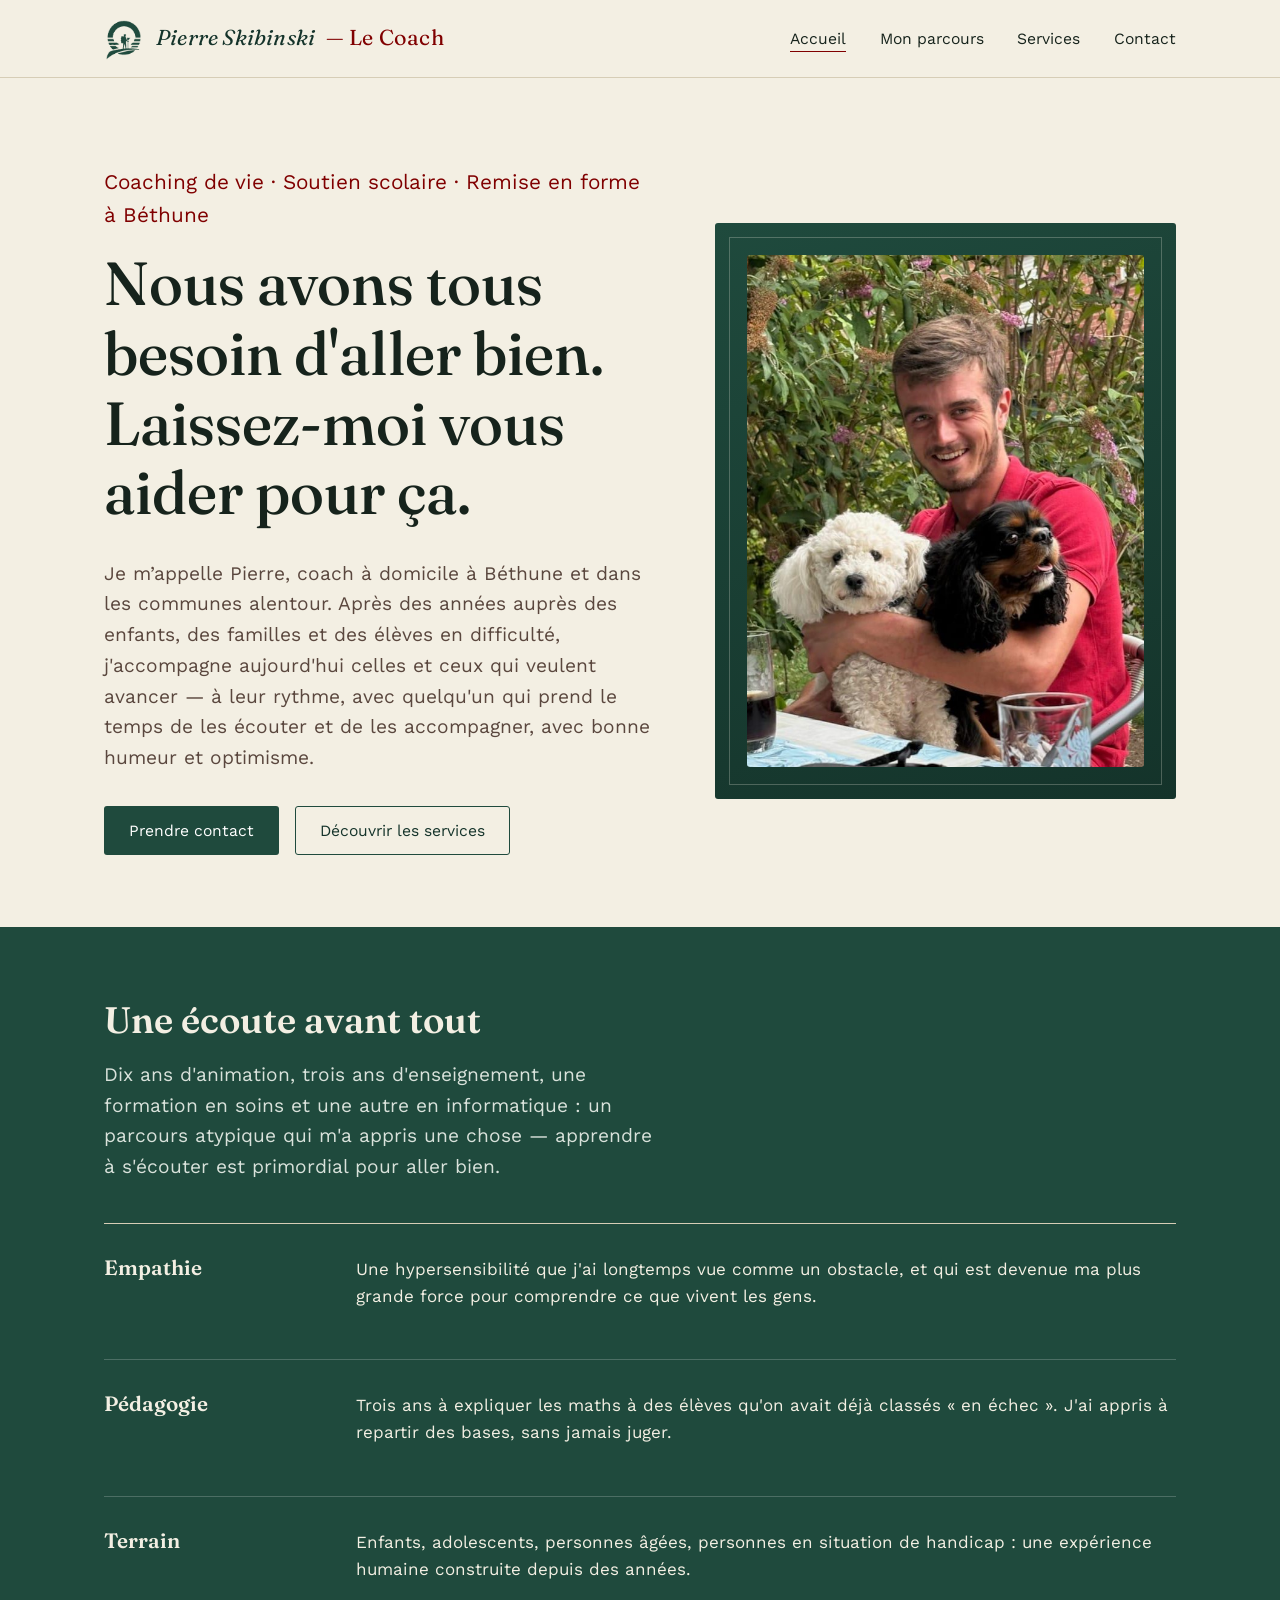
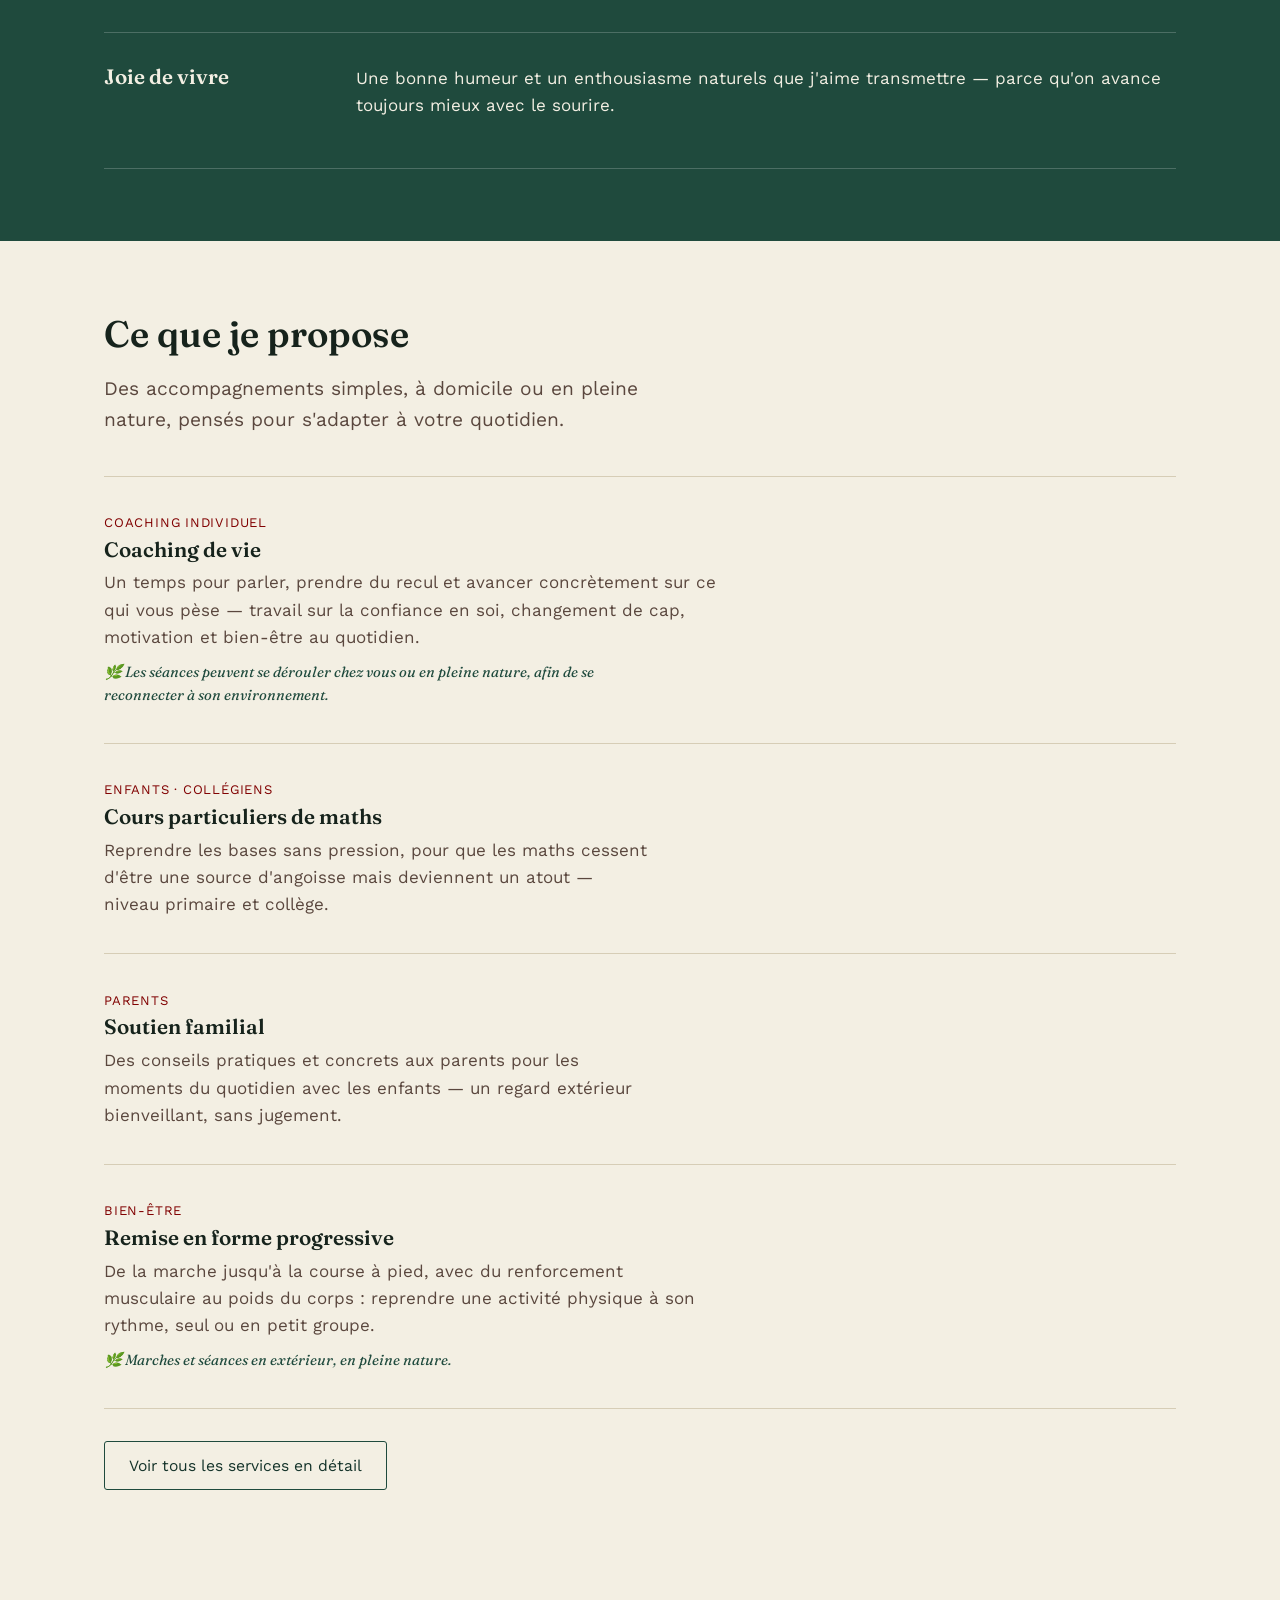
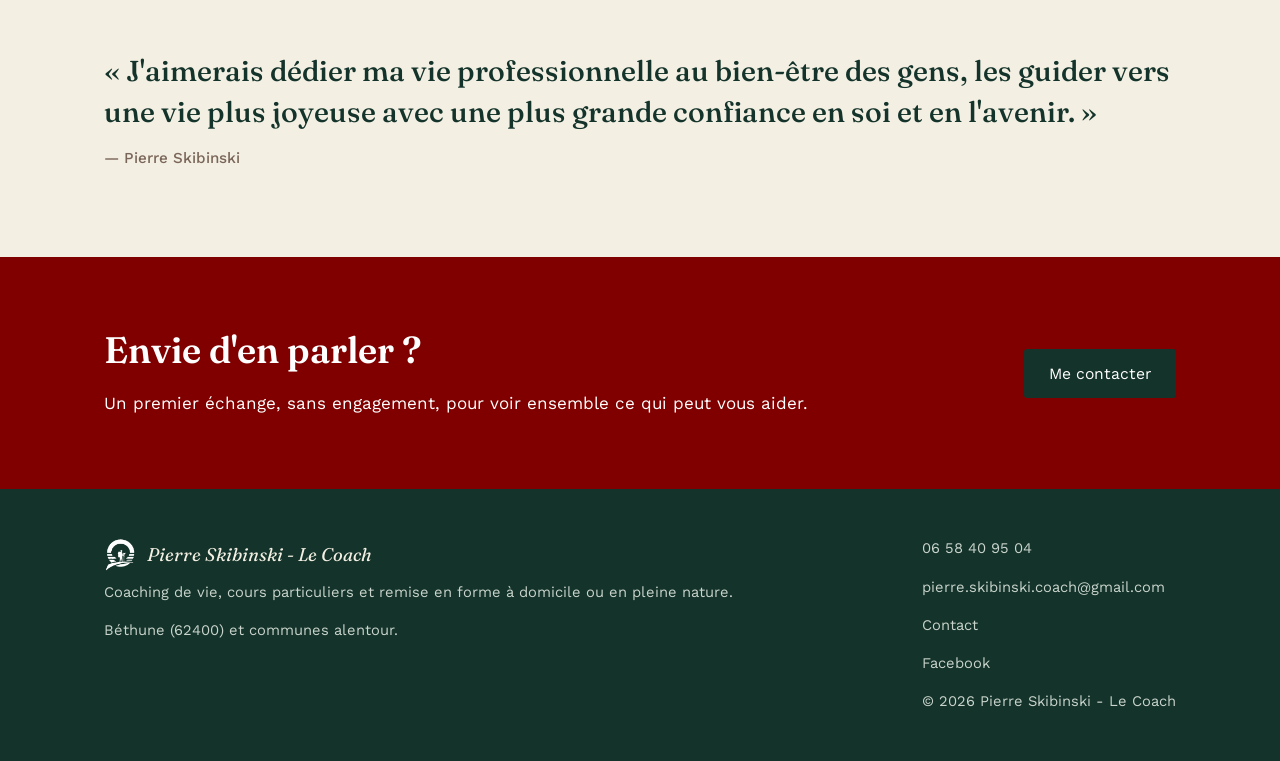
<file: index.html>
<!DOCTYPE html>
<html lang="fr">
<head>
<meta charset="UTF-8">
<meta name="viewport" content="width=device-width, initial-scale=1.0">
<title>Pierre Skibinski — Le Coach | Coach de vie, cours particuliers et remise en forme à Béthune</title>
<meta name="description" content="Pierre Skibinski, coach de vie à Béthune et alentours : coaching, cours de maths et d’informatique, soutien aux parents, remise en forme. Premier échange gratuit.">
<meta name="google-site-verification" content="OnMX0D1fTPwNB1oykOaZ8tNTVXOF2izLISUtoQSyvVE" />
<link rel="preconnect" href="https://fonts.googleapis.com">
<link href="https://fonts.googleapis.com/css2?family=Fraunces:ital,wght@0,400;0,500;0,600;1,500&family=Work+Sans:wght@400;500;600&display=swap" rel="stylesheet">
<link href="https://cdn.jsdelivr.net/npm/bootstrap@5.3.3/dist/css/bootstrap.min.css" rel="stylesheet">
<link rel="stylesheet" href="css/style.css">
<link rel="icon" href="img/favicon.ico" sizes="48x48">
<link rel="icon" type="image/png" sizes="192x192" href="img/favicon-192x192.png">
<link rel="apple-touch-icon" href="img/apple-touch-icon.png">
<script type="application/ld+json">
{
  "@context": "https://schema.org",
  "@type": "ProfessionalService",
  "name": "Pierre Skibinski - Le Coach",
  "url": "https://pierreskibinski.fr/",
  "sameAs": ["https://www.facebook.com/profile.php?id=61596525695637"],
  "telephone": "+33658409504",
  "image": "https://pierreskibinski.fr/img/pierre.jpeg",
  "description": "Coaching de vie, cours particuliers de maths et d'informatique, soutien aux parents et remise en forme à domicile ou en pleine nature.",
  "areaServed": [
    {"@type": "City", "name": "Béthune"},
    {"@type": "City", "name": "Beuvry"},
    {"@type": "City", "name": "Annezin"},
    {"@type": "City", "name": "Fouquières-lès-Béthune"},
    {"@type": "City", "name": "Verquigneul"},
    {"@type": "City", "name": "Verquin"},
    {"@type": "City", "name": "Drouvin"},
    {"@type": "City", "name": "Labourse"},
    {"@type": "City", "name": "Sailly-Labourse"},
    {"@type": "City", "name": "Vaudricourt"},
    {"@type": "City", "name": "Vendin"},
    {"@type": "City", "name": "Essars"},
    {"@type": "City", "name": "Gorre"}
  ]
}
</script>
</head>
<body>

<header class="site-header">
  <div class="wrap">
    <a href="index.html" class="logotype">
      <img src="img/logo-vert.png" alt="Pierre Skibinski, coach de vie à Béthune" class="logo-img">
      Pierre Skibinski <span>— Le Coach</span>
    </a>
    <nav class="main-nav" aria-label="Navigation principale">
      <ul>
        <li><a href="index.html" aria-current="page">Accueil</a></li>
        <li><a href="a-propos.html">Mon parcours</a></li>
        <li><a href="services.html">Services</a></li>
        <li><a href="contact.html">Contact</a></li>
      </ul>
    </nav>
    <button class="nav-toggle" aria-label="Ouvrir le menu" aria-expanded="false">☰</button>
  </div>
</header>

<main>

  <section class="hero">
    <div class="wrap">
      <div class="hero-text">
        <p class="hero-eyebrow">Coaching de vie · Soutien scolaire · Remise en forme à Béthune</p>
        <h1>Nous avons tous besoin d'aller bien. Laissez-moi vous aider pour ça.</h1>
        <p class="lede">Je m’appelle Pierre, coach à domicile à Béthune et dans les communes alentour. Après des années auprès des enfants, des familles et des élèves en difficulté, j'accompagne aujourd'hui celles et ceux qui veulent avancer — à leur rythme, avec quelqu'un qui prend le temps de les écouter et de les accompagner, avec bonne humeur et optimisme.</p>
        <div class="hero-actions">
          <a href="contact.html" class="btn btn-primary">Prendre contact</a>
          <a href="services.html" class="btn btn-outline">Découvrir les services</a>
        </div>
      </div>
      <div class="hero-portrait">
        <div class="portrait-frame">
          <img src="img/pierre.jpeg" alt="Pierre Skibinski" class="portrait-photo">
        </div>
      </div>
    </div>
  </section>

  <section class="section-alt">
    <div class="wrap">
      <div class="section-head">
        <h2>Une écoute avant tout</h2>
        <p class="lede">Dix ans d'animation, trois ans d'enseignement, une formation en soins et une autre en informatique : un parcours atypique qui m'a appris une chose — apprendre à s'écouter est primordial pour aller bien.</p>
      </div>
      <div class="pillars">
        <div class="pillar">
          <h3>Empathie</h3>
          <p>Une hypersensibilité que j'ai longtemps vue comme un obstacle, et qui est devenue ma plus grande force pour comprendre ce que vivent les gens.</p>
        </div>
        <div class="pillar">
          <h3>Pédagogie</h3>
          <p>Trois ans à expliquer les maths à des élèves qu'on avait déjà classés « en échec ». J'ai appris à repartir des bases, sans jamais juger.</p>
        </div>
        <div class="pillar">
          <h3>Terrain</h3>
          <p>Enfants, adolescents, personnes âgées, personnes en situation de handicap : une expérience humaine construite depuis des années.</p>
        </div>
        <div class="pillar">
          <h3>Joie de vivre</h3>
          <p>Une bonne humeur et un enthousiasme naturels que j'aime transmettre — parce qu'on avance toujours mieux avec le sourire.</p>
        </div>
      </div>
    </div>
  </section>

  <section>
    <div class="wrap">
      <div class="section-head">
        <h2>Ce que je propose</h2>
        <p class="lede">Des accompagnements simples, à domicile ou en pleine nature, pensés pour s'adapter à votre quotidien.</p>
      </div>
      <div class="services-list">

        <div class="service-row">
          <div>
            <span class="service-tag">Coaching individuel</span>
            <h3>Coaching de vie</h3>
            <p>Un temps pour parler, prendre du recul et avancer concrètement sur ce qui vous pèse — travail sur la confiance en soi, changement de cap, motivation et bien-être au quotidien.</p>
            <span class="nature-note">🌿 Les séances peuvent se dérouler chez vous ou en pleine nature, afin de se reconnecter à son environnement.</span>
          </div>
        </div>

        <div class="service-row">
          <div>
            <span class="service-tag">Enfants · Collégiens</span>
            <h3>Cours particuliers de maths</h3>
            <p>Reprendre les bases sans pression, pour que les maths cessent d'être une source d'angoisse mais deviennent un atout — niveau&nbsp;primaire et&nbsp;collège.</p>
          </div>
        </div>

        <div class="service-row">
          <div>
            <span class="service-tag">Parents</span>
            <h3>Soutien familial</h3>
            <p>Des conseils pratiques et concrets aux parents pour les moments du quotidien avec les enfants — un regard extérieur bienveillant, sans&nbsp;jugement.</p>
          </div>
        </div>

        <div class="service-row">
          <div>
            <span class="service-tag">Bien-être</span>
            <h3>Remise en forme progressive</h3>
            <p>De la marche jusqu'à la course à pied, avec du renforcement musculaire au poids du corps : reprendre une activité physique à son rythme, seul ou en petit groupe.</p>
            <span class="nature-note">🌿 Marches et séances en extérieur, en pleine nature.</span>
          </div>
        </div>

      </div>
      <p style="margin-top:2rem;"><a href="services.html" class="btn btn-outline">Voir tous les services en détail</a></p>
    </div>
  </section>

  <section>
    <div class="wrap">
      <blockquote class="quote-block">
        « J'aimerais dédier ma vie professionnelle au bien-être des gens, les guider vers une vie plus joyeuse avec une plus grande confiance en soi et en l'avenir. »
        <cite>— Pierre Skibinski</cite>
      </blockquote>
    </div>
  </section>

  <section class="cta-band">
    <div class="wrap">
      <div>
        <h2>Envie d'en parler ?</h2>
        <p style="margin-bottom:0;">Un premier échange, sans engagement, pour voir ensemble ce qui peut vous aider.</p>
      </div>
      <a href="contact.html" class="btn" style="background:var(--forest-dark); color:var(--white);">Me contacter</a>
    </div>
  </section>

</main>

<footer class="site-footer">
  <div class="wrap">
    <div>
      <span class="footer-logo"><img src="img/logo-blanc.png" alt="" class="logo-img">Pierre Skibinski - Le Coach</span>
      <p>Coaching de vie, cours particuliers et remise en forme à domicile ou en pleine nature.</p>
      <p>Béthune (62400) et communes alentour.</p>
    </div>
    <div>
      <p><a href="tel:+33658409504">06 58 40 95 04</a></p>
      <p><a href="mailto:pierre.skibinski.coach@gmail.com">pierre.skibinski.coach@gmail.com</a></p>
      <p><a href="contact.html">Contact</a></p>
      <p><a href="https://www.facebook.com/profile.php?id=61596525695637" target="_blank" rel="noopener">Facebook</a></p>
      <p>© <span id="year"></span> Pierre Skibinski - Le Coach</p>
    </div>
  </div>
</footer>

<script src="https://cdn.jsdelivr.net/npm/bootstrap@5.3.3/dist/js/bootstrap.bundle.min.js"></script>
<script src="js/script.js"></script>
<script>document.getElementById("year").textContent = new Date().getFullYear();</script>
</body>
</html>
</file>
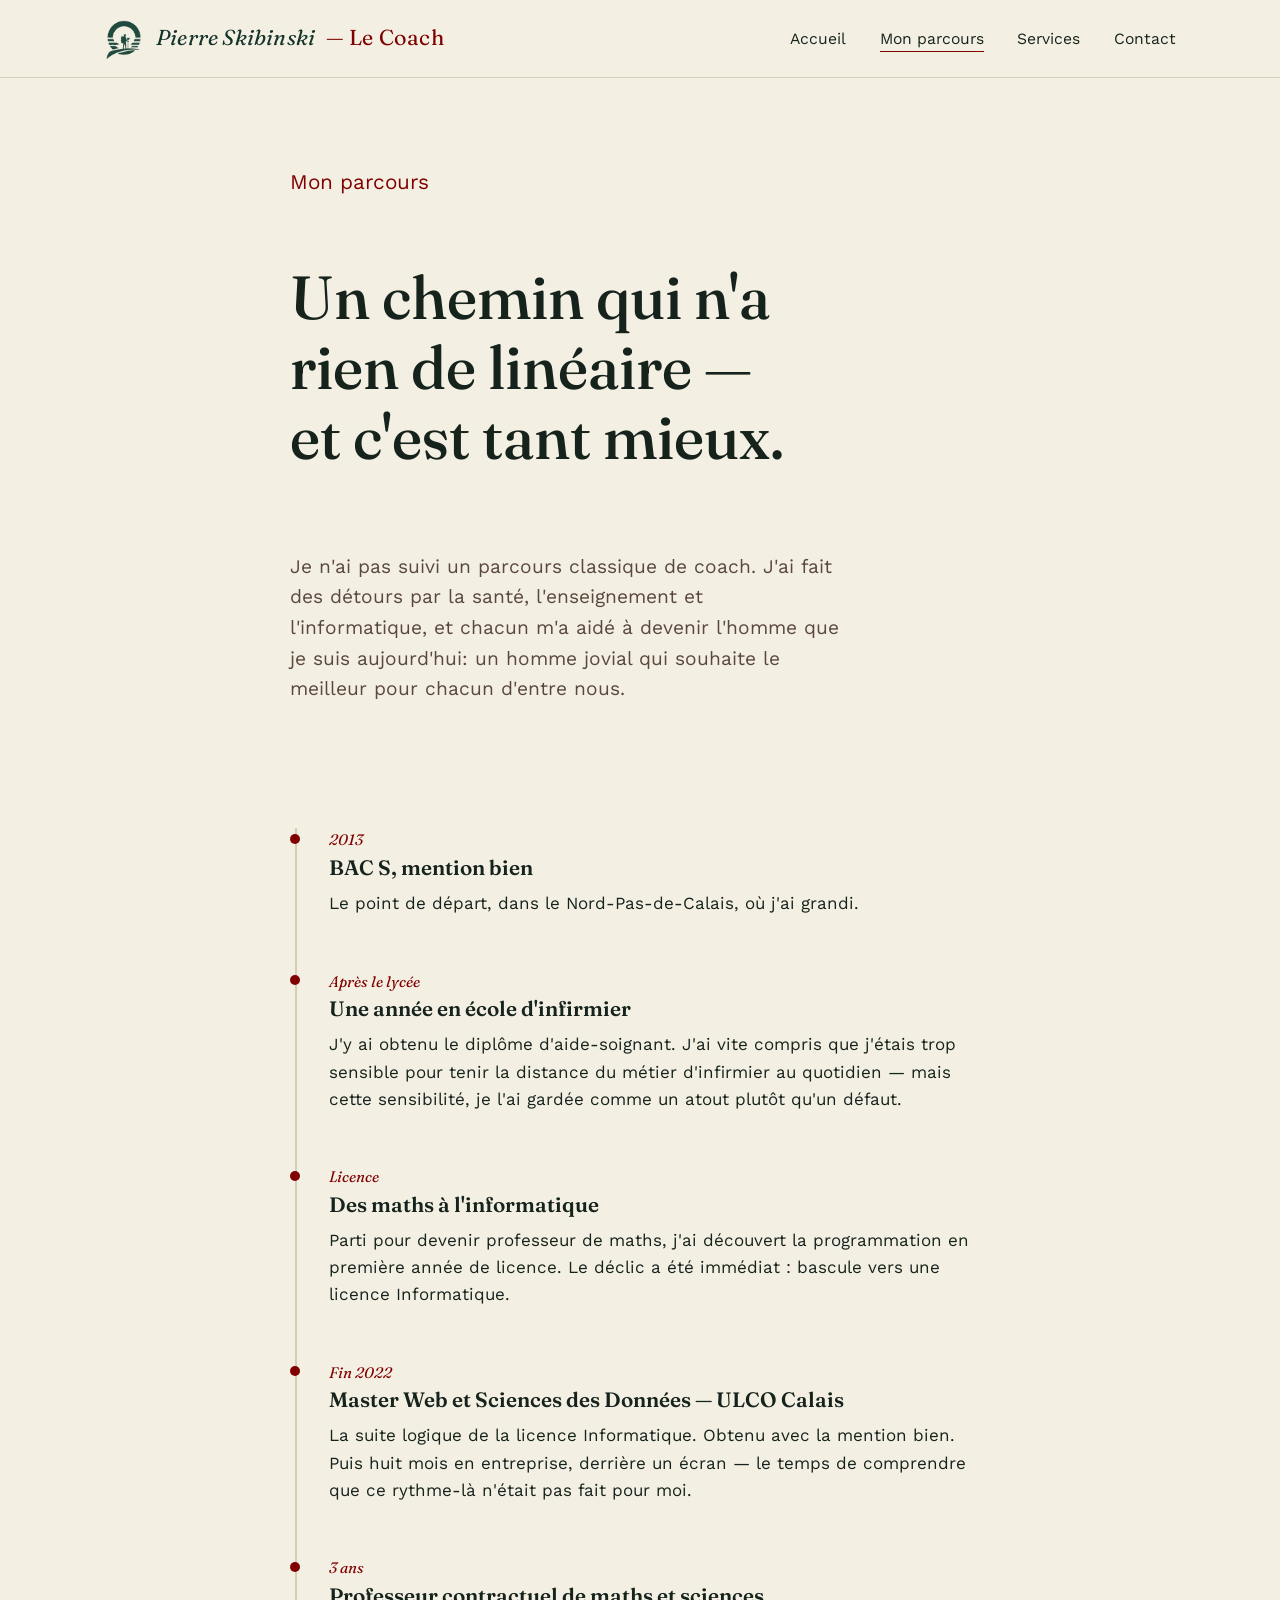
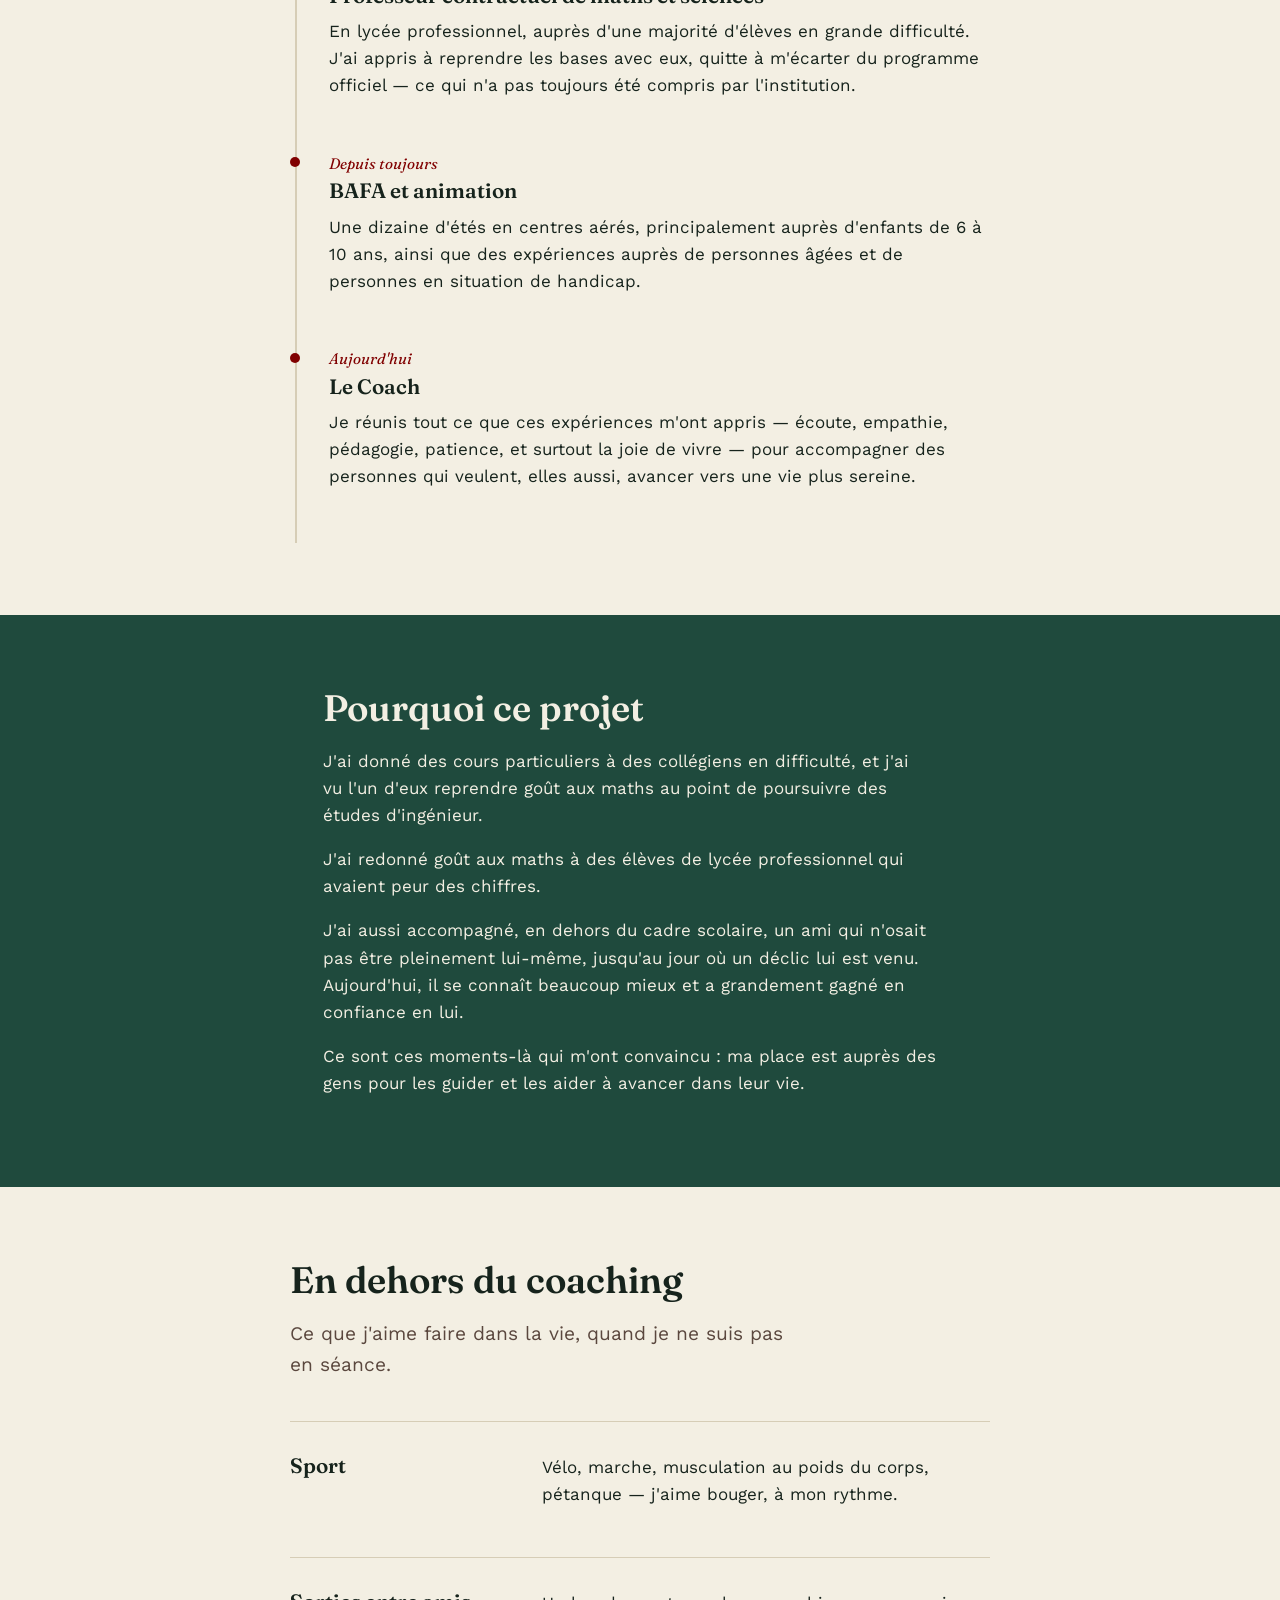
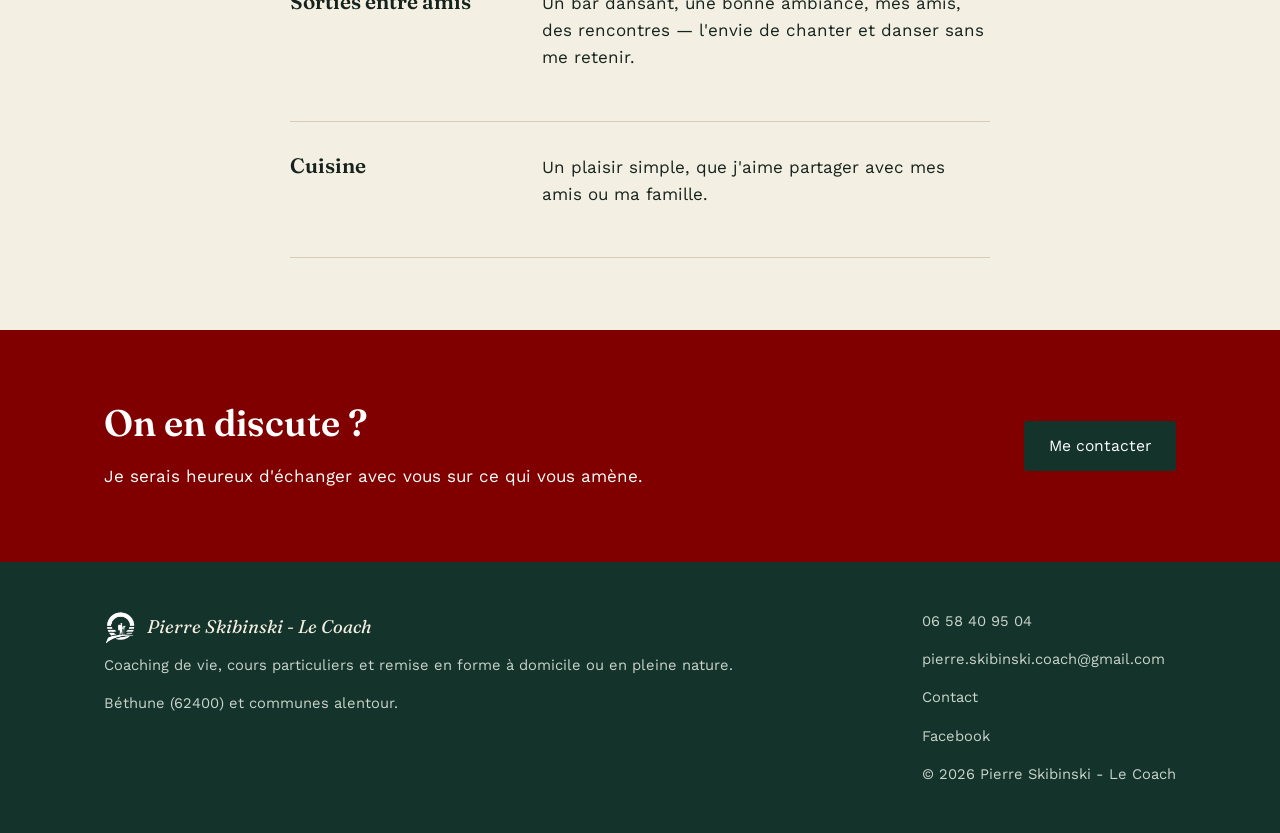
<file: a-propos.html>
<!DOCTYPE html>
<html lang="fr">
<head>
<meta charset="UTF-8">
<meta name="viewport" content="width=device-width, initial-scale=1.0">
<title>Mon parcours | Pierre Skibinski, coach à Béthune</title>
<meta name="description" content="Pierre Skibinski, coach de vie à Béthune et alentours : coaching, cours de maths et d’informatique, soutien aux parents, remise en forme. Premier échange gratuit.">

<link rel="preconnect" href="https://fonts.googleapis.com">
<link href="https://fonts.googleapis.com/css2?family=Fraunces:ital,wght@0,400;0,500;0,600;1,500&family=Work+Sans:wght@400;500;600&display=swap" rel="stylesheet">
<link href="https://cdn.jsdelivr.net/npm/bootstrap@5.3.3/dist/css/bootstrap.min.css" rel="stylesheet">
<link rel="stylesheet" href="css/style.css">
<link rel="icon" href="img/favicon.ico" sizes="48x48">
<link rel="icon" type="image/png" sizes="192x192" href="img/favicon-192x192.png">
<link rel="apple-touch-icon" href="img/apple-touch-icon.png">
</head>
<body>

<header class="site-header">
  <div class="wrap">
    <a href="index.html" class="logotype">
      <img src="img/logo-vert.png" alt="Logo Pierre Skibinski — Le Coach" class="logo-img">
      Pierre Skibinski <span>— Le Coach</span>
    </a>
    <nav class="main-nav" aria-label="Navigation principale">
      <ul>
        <li><a href="index.html">Accueil</a></li>
        <li><a href="a-propos.html" aria-current="page">Mon parcours</a></li>
        <li><a href="services.html">Services</a></li>
        <li><a href="contact.html">Contact</a></li>
      </ul>
    </nav>
    <button class="nav-toggle" aria-label="Ouvrir le menu" aria-expanded="false">☰</button>
  </div>
</header>

<main>

  <section class="hero" style="padding-bottom: 2rem;">
    <div class="wrap" style="grid-template-columns: 1fr; max-width: 68ch;">
      <p class="hero-eyebrow">Mon parcours</p>
      <h1>Un chemin qui n'a rien de linéaire — et&nbsp;c'est tant&nbsp;mieux.</h1>
      <p class="lede">Je n'ai pas suivi un parcours classique de coach. J'ai fait des détours par la santé, l'enseignement et l'informatique, et chacun m'a aidé à devenir l'homme que je suis aujourd'hui: un homme jovial qui souhaite le meilleur pour chacun d'entre nous.</p>
    </div>
  </section>

  <section>
    <div class="wrap" style="max-width: 68ch;">
      <div class="timeline">

        <div class="timeline-item">
          <span class="timeline-year">2013</span>
          <h3>BAC S, mention bien</h3>
          <p>Le point de départ, dans le Nord-Pas-de-Calais, où j'ai grandi.</p>
        </div>

        <div class="timeline-item">
          <span class="timeline-year">Après le lycée</span>
          <h3>Une année en école d'infirmier</h3>
          <p>J'y ai obtenu le diplôme d'aide-soignant. J'ai vite compris que j'étais trop sensible pour tenir la distance du métier d'infirmier au quotidien — mais cette sensibilité, je l'ai gardée comme un atout plutôt qu'un défaut.</p>
        </div>

        <div class="timeline-item">
          <span class="timeline-year">Licence</span>
          <h3>Des maths à l'informatique</h3>
          <p>Parti pour devenir professeur de maths, j'ai découvert la programmation en première année de licence. Le déclic a été immédiat : bascule vers une licence Informatique.</p>
        </div>

        <div class="timeline-item">
          <span class="timeline-year">Fin 2022</span>
          <h3>Master Web et Sciences des Données — ULCO Calais</h3>
          <p>La suite logique de la licence Informatique. Obtenu avec la mention bien. Puis huit mois en entreprise, derrière un écran — le temps de comprendre que ce rythme-là n'était pas fait pour moi.</p>
        </div>

        <div class="timeline-item">
          <span class="timeline-year">3 ans</span>
          <h3>Professeur contractuel de maths et sciences</h3>
          <p>En lycée professionnel, auprès d'une majorité d'élèves en grande difficulté. J'ai appris à reprendre les bases avec eux, quitte à m'écarter du programme officiel — ce qui n'a pas toujours été compris par l'institution.</p>
        </div>

        <div class="timeline-item">
          <span class="timeline-year">Depuis toujours</span>
          <h3>BAFA et animation</h3>
          <p>Une dizaine d'étés en centres aérés, principalement auprès d'enfants de 6 à 10 ans, ainsi que des expériences auprès de personnes âgées et de personnes en situation de handicap.</p>
        </div>

        <div class="timeline-item">
          <span class="timeline-year">Aujourd'hui</span>
          <h3>Le Coach</h3>
          <p>Je réunis tout ce que ces expériences m'ont appris — écoute, empathie, pédagogie, patience, et surtout la joie de vivre — pour accompagner des personnes qui veulent, elles aussi, avancer vers une vie plus sereine.</p>
        </div>

      </div>
    </div>
  </section>

  <section class="section-alt">
    <div class="wrap" style="max-width: 62ch;">
      <h2>Pourquoi ce projet</h2>
      <p>J'ai donné des cours particuliers à des collégiens en difficulté, et j'ai vu l'un d'eux reprendre goût aux maths au point de poursuivre des études d'ingénieur.</p>
      <p>J'ai redonné goût aux maths à des élèves de lycée professionnel qui avaient peur des chiffres.</p>
      <p>J'ai aussi accompagné, en dehors du cadre scolaire, un ami qui n'osait pas être pleinement lui-même, jusqu'au jour où un déclic lui est venu. Aujourd'hui, il se connaît beaucoup mieux et a grandement gagné en confiance en lui. </p>
      <p>Ce sont ces moments-là qui m'ont convaincu : ma place est auprès des gens pour les guider et les aider à avancer dans leur vie.</p>
    </div>
  </section>

  <section>
    <div class="wrap" style="max-width: 68ch;">
      <div class="section-head">
        <h2>En dehors du coaching</h2>
        <p class="lede">Ce que j'aime faire dans la vie, quand je ne suis pas en séance.</p>
      </div>
      <div class="pillars">
        <div class="pillar">
          <h3>Sport</h3>
          <p>Vélo, marche, musculation au poids du corps, pétanque — j'aime bouger, à mon rythme.</p>
        </div>
        <div class="pillar">
          <h3>Sorties entre amis</h3>
          <p>Un bar dansant, une bonne ambiance, mes amis, des rencontres — l'envie de chanter et danser sans me retenir.</p>
        </div>
        <div class="pillar">
          <h3>Cuisine</h3>
          <p>Un plaisir simple, que j'aime partager avec mes amis ou ma famille.</p>
        </div>
      </div>
    </div>
  </section>

  <section class="cta-band">
    <div class="wrap">
      <div>
        <h2>On en discute ?</h2>
        <p style="margin-bottom:0;">Je serais heureux d'échanger avec vous sur ce qui vous amène.</p>
      </div>
      <a href="contact.html" class="btn" style="background:var(--forest-dark); color:var(--white);">Me contacter</a>
    </div>
  </section>

</main>

<footer class="site-footer">
  <div class="wrap">
    <div>
      <span class="footer-logo"><img src="img/logo-blanc.png" alt="" class="logo-img">Pierre Skibinski - Le Coach</span>
      <p>Coaching de vie, cours particuliers et remise en forme à domicile ou en pleine nature.</p>
      <p>Béthune (62400) et communes alentour.</p>
    </div>
    <div>
      <p><a href="tel:+33658409504">06 58 40 95 04</a></p>
      <p><a href="mailto:pierre.skibinski.coach@gmail.com">pierre.skibinski.coach@gmail.com</a></p>
      <p><a href="contact.html">Contact</a></p>
      <p><a href="https://www.facebook.com/profile.php?id=61596525695637" target="_blank" rel="noopener">Facebook</a></p>
      <p>© <span id="year"></span> Pierre Skibinski - Le Coach</p>
    </div>
  </div>
</footer>

<script src="https://cdn.jsdelivr.net/npm/bootstrap@5.3.3/dist/js/bootstrap.bundle.min.js"></script>
<script src="js/script.js"></script>
<script>document.getElementById("year").textContent = new Date().getFullYear();</script>
</body>
</html>
</file>
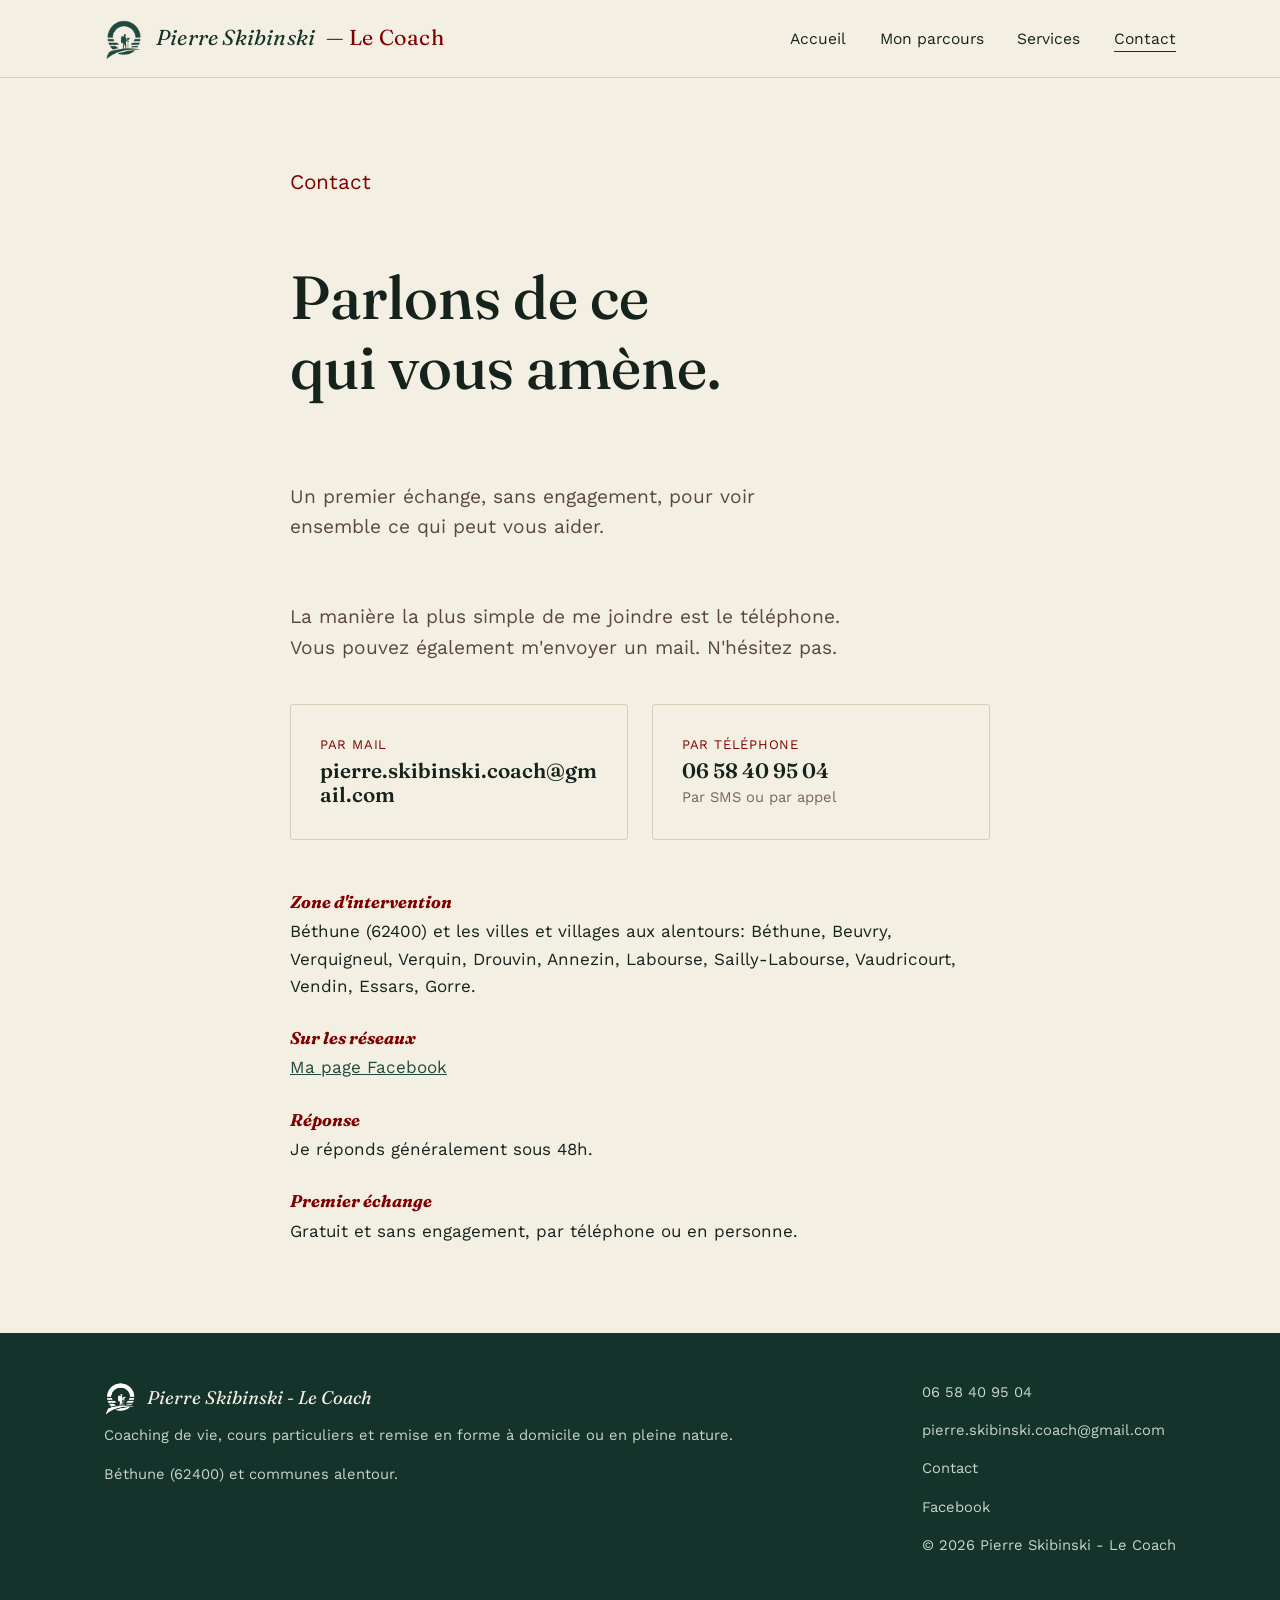
<file: contact.html>
<!DOCTYPE html>
<html lang="fr">
<head>
<meta charset="UTF-8">
<meta name="viewport" content="width=device-width, initial-scale=1.0">
<title>Contact | Pierre Skibinski, coach à domicile à Béthune</title>
<meta name="description" content="Pierre Skibinski, coach de vie à Béthune et alentours : coaching, cours de maths et d’informatique, soutien aux parents, remise en forme. Premier échange gratuit.">

<link rel="preconnect" href="https://fonts.googleapis.com">
<link href="https://fonts.googleapis.com/css2?family=Fraunces:ital,wght@0,400;0,500;0,600;1,500&family=Work+Sans:wght@400;500;600&display=swap" rel="stylesheet">
<link href="https://cdn.jsdelivr.net/npm/bootstrap@5.3.3/dist/css/bootstrap.min.css" rel="stylesheet">
<link rel="stylesheet" href="css/style.css">
<link rel="icon" href="img/favicon.ico" sizes="48x48">
<link rel="icon" type="image/png" sizes="192x192" href="img/favicon-192x192.png">
<link rel="apple-touch-icon" href="img/apple-touch-icon.png">
</head>
<body>

<header class="site-header">
  <div class="wrap">
    <a href="index.html" class="logotype">
      <img src="img/logo-vert.png" alt="Logo Pierre Skibinski — Le Coach" class="logo-img">
      Pierre Skibinski <span>— Le Coach</span>
    </a>
    <nav class="main-nav" aria-label="Navigation principale">
      <ul>
        <li><a href="index.html">Accueil</a></li>
        <li><a href="a-propos.html">Mon parcours</a></li>
        <li><a href="services.html">Services</a></li>
        <li><a href="contact.html" aria-current="page">Contact</a></li>
      </ul>
    </nav>
    <button class="nav-toggle" aria-label="Ouvrir le menu" aria-expanded="false">☰</button>
  </div>
</header>

<main>

  <section class="hero" style="padding-bottom: 1.5rem;">
    <div class="wrap" style="grid-template-columns: 1fr; max-width: 68ch;">
      <p class="hero-eyebrow">Contact</p>
      <h1>Parlons de ce qui vous amène.</h1>
      <p class="lede">Un premier échange, sans engagement, pour voir ensemble ce qui peut vous aider.</p>
    </div>
  </section>

  <section style="padding-top: 1rem;">
    <div class="wrap" style="max-width: 68ch;">
      <p class="lede" style="margin-bottom: 2.5rem;">La manière la plus simple de me joindre est le téléphone. Vous pouvez également m'envoyer un mail. N'hésitez pas.</p>

      <div class="contact-methods">
        <a href="mailto:pierre.skibinski.coach@gmail.com" class="contact-method">
          <span class="service-tag">Par mail</span>
          <h3>pierre.skibinski.coach@gmail.com</h3>
        </a>
        <a href="tel:+33658409504" class="contact-method">
          <span class="service-tag">Par téléphone</span>
          <h3>06 58 40 95 04</h3>
          <p>Par SMS ou par appel</p>
        </a>
      </div>

      <div class="contact-info">
        <dl>
          <dt>Zone d'intervention</dt>
          <dd>Béthune (62400) et les villes et villages aux alentours: Béthune, Beuvry, Verquigneul, Verquin, Drouvin, Annezin, Labourse, Sailly-Labourse, Vaudricourt, Vendin, Essars, Gorre.</dd>
          <dt>Sur les réseaux</dt>
          <dd><a href="https://www.facebook.com/profile.php?id=61596525695637" target="_blank" rel="noopener">Ma page Facebook</a></dd>
          <dt>Réponse</dt>
          <dd>Je réponds généralement sous 48h.</dd>
          <dt>Premier échange</dt>
          <dd>Gratuit et sans engagement, par téléphone ou en personne.</dd>
        </dl>
      </div>
    </div>
  </section>

</main>

<footer class="site-footer">
  <div class="wrap">
    <div>
      <span class="footer-logo"><img src="img/logo-blanc.png" alt="" class="logo-img">Pierre Skibinski - Le Coach</span>
      <p>Coaching de vie, cours particuliers et remise en forme à domicile ou en pleine nature.</p>
      <p>Béthune (62400) et communes alentour.</p>
    </div>
    <div>
      <p><a href="tel:+33658409504">06 58 40 95 04</a></p>
      <p><a href="mailto:pierre.skibinski.coach@gmail.com">pierre.skibinski.coach@gmail.com</a></p>
      <p><a href="contact.html">Contact</a></p>
      <p><a href="https://www.facebook.com/profile.php?id=61596525695637" target="_blank" rel="noopener">Facebook</a></p>
      <p>© <span id="year"></span> Pierre Skibinski - Le Coach</p>
    </div>
  </div>
</footer>

<script src="https://cdn.jsdelivr.net/npm/bootstrap@5.3.3/dist/js/bootstrap.bundle.min.js"></script>
<script src="js/script.js"></script>
<script>document.getElementById("year").textContent = new Date().getFullYear();</script>
</body>
</html>
</file>
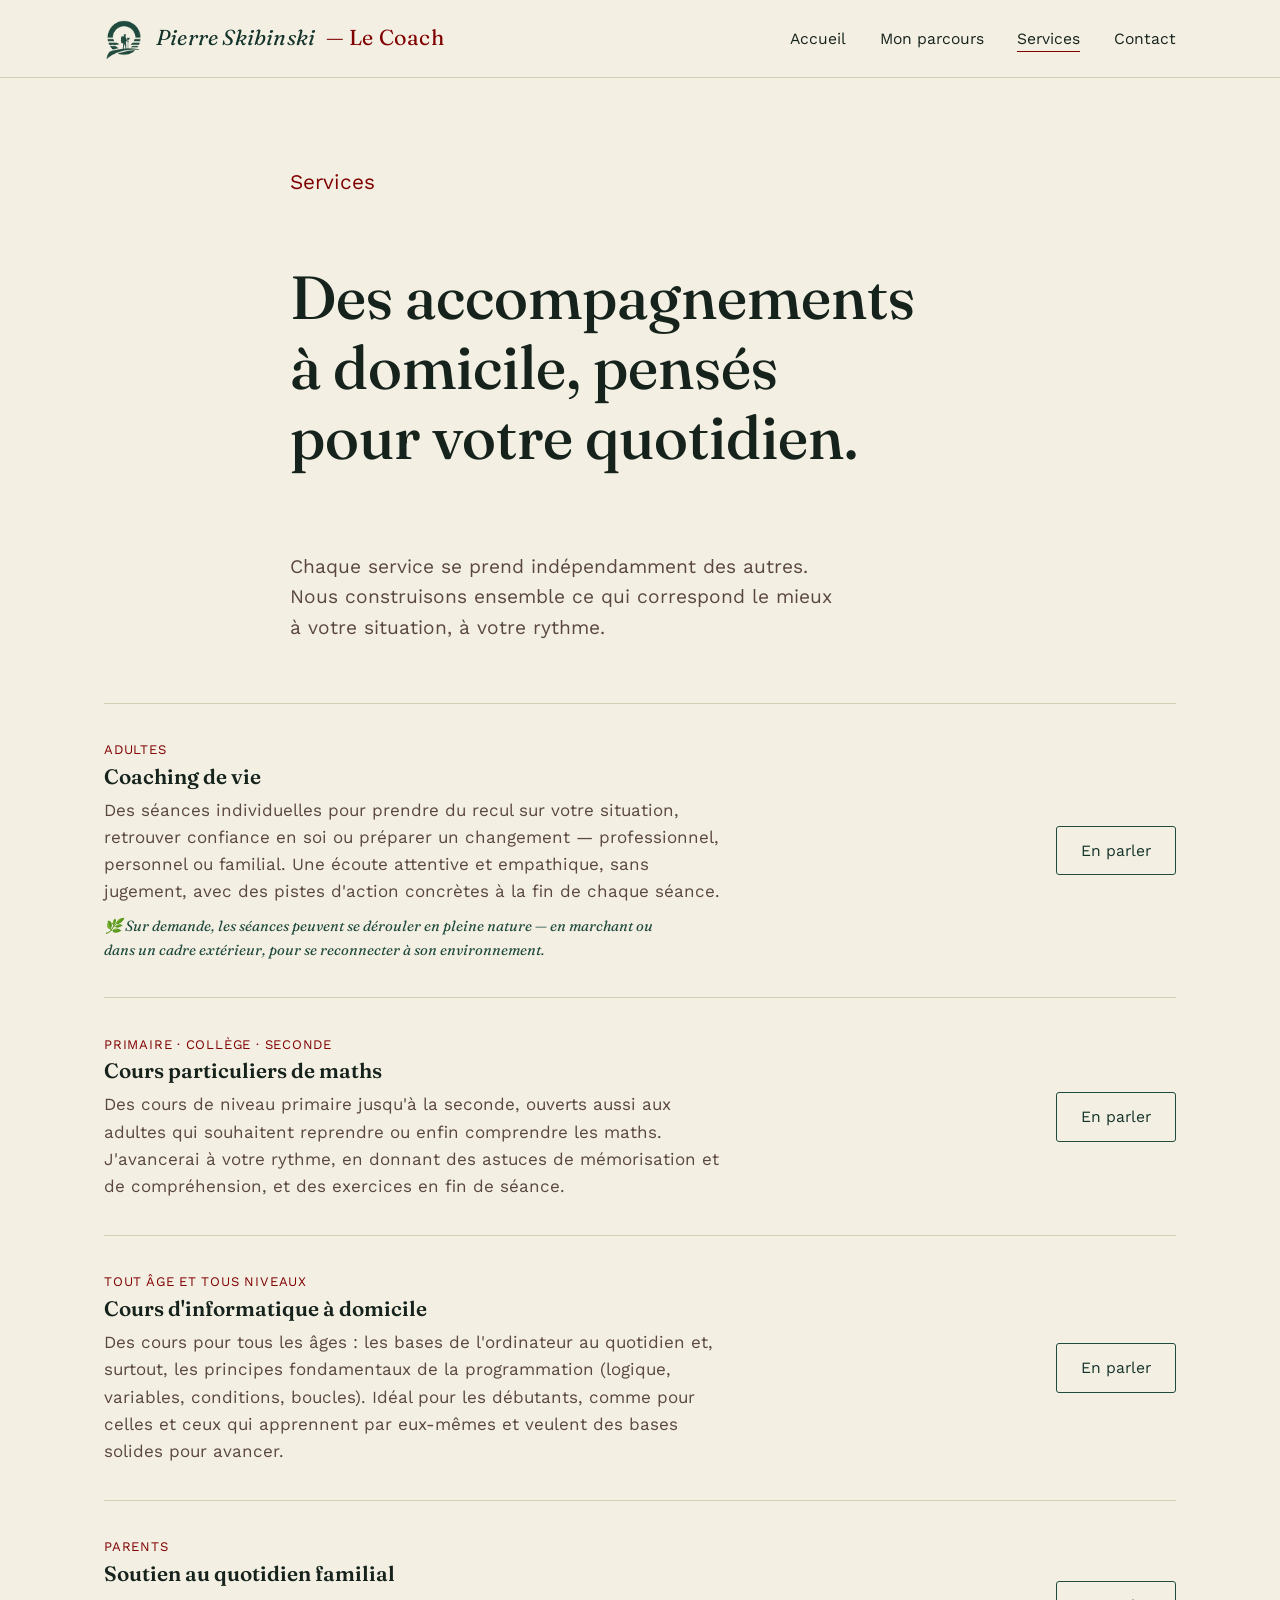
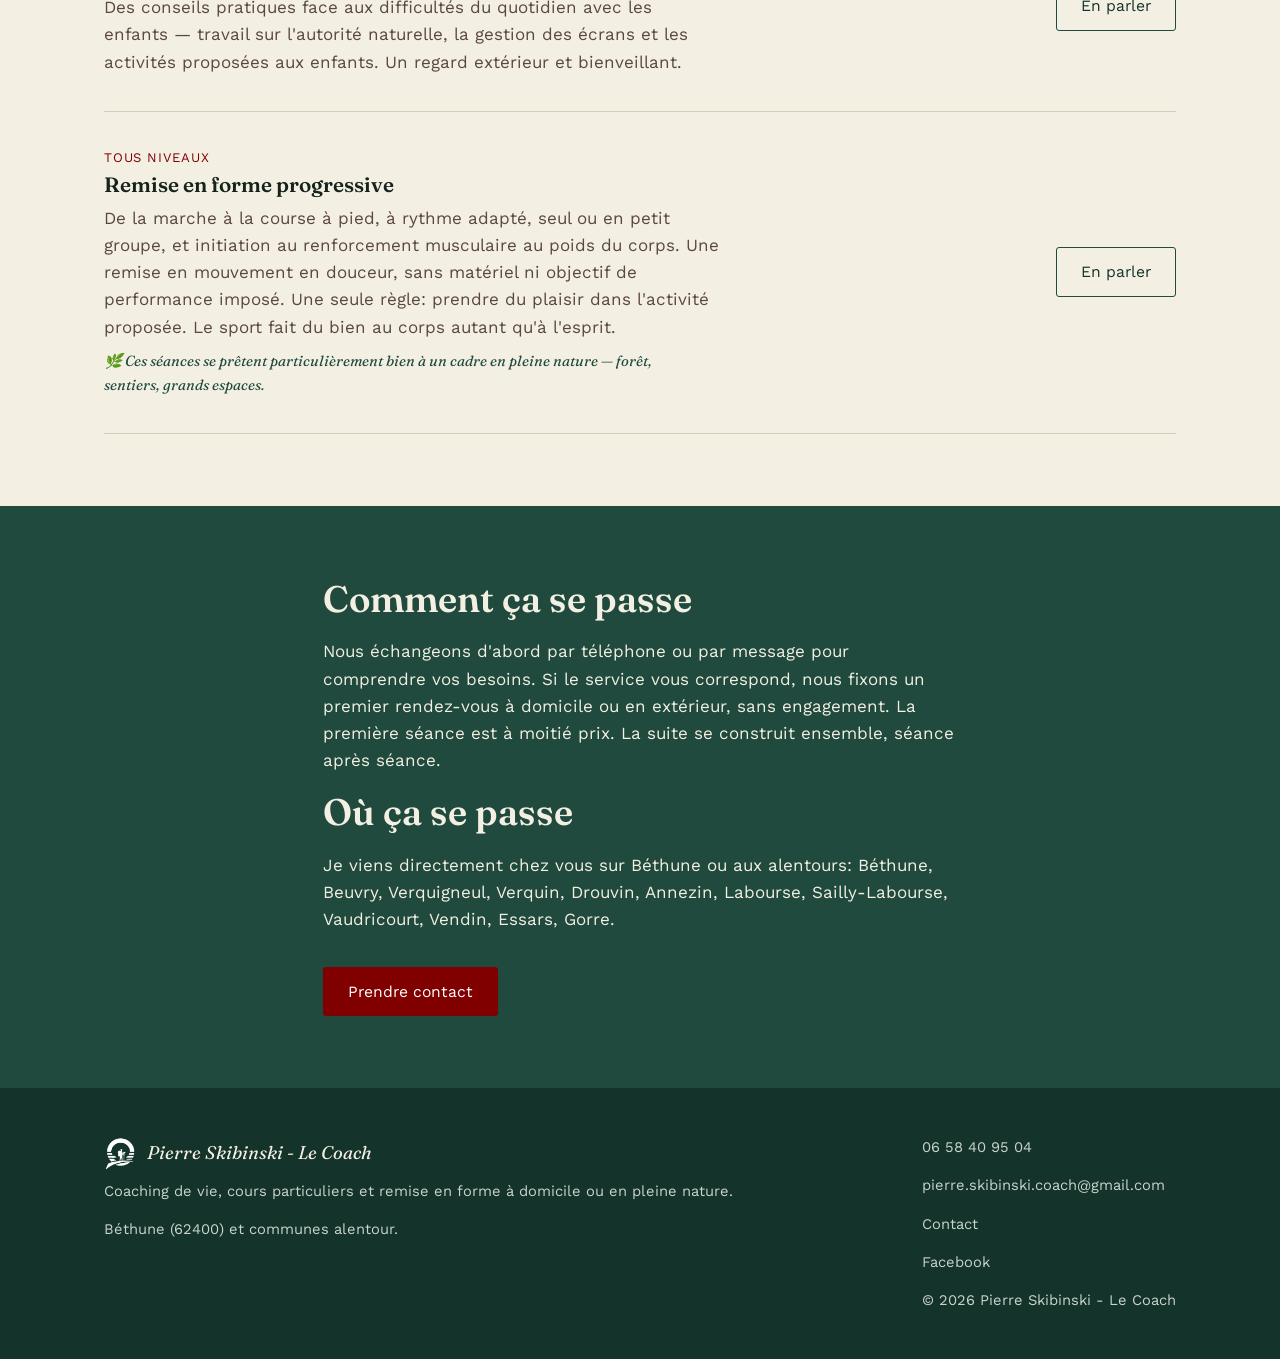
<file: services.html>
<!DOCTYPE html>
<html lang="fr">
<head>
<meta charset="UTF-8">
<meta name="viewport" content="width=device-width, initial-scale=1.0">
<title>Services | Coaching, cours de maths et d'informatique, remise en forme à Béthune</title>
<meta name="description" content="Pierre Skibinski, coach de vie à Béthune et alentours : coaching, cours de maths et d’informatique, soutien aux parents, remise en forme. Premier échange gratuit.">

<link rel="preconnect" href="https://fonts.googleapis.com">
<link href="https://fonts.googleapis.com/css2?family=Fraunces:ital,wght@0,400;0,500;0,600;1,500&family=Work+Sans:wght@400;500;600&display=swap" rel="stylesheet">
<link href="https://cdn.jsdelivr.net/npm/bootstrap@5.3.3/dist/css/bootstrap.min.css" rel="stylesheet">
<link rel="stylesheet" href="css/style.css">
<link rel="icon" href="img/favicon.ico" sizes="48x48">
<link rel="icon" type="image/png" sizes="192x192" href="img/favicon-192x192.png">
<link rel="apple-touch-icon" href="img/apple-touch-icon.png">
</head>
<body>

<header class="site-header">
  <div class="wrap">
    <a href="index.html" class="logotype">
      <img src="img/logo-vert.png" alt="Logo Pierre Skibinski — Le Coach" class="logo-img">
      Pierre Skibinski <span>— Le Coach</span>
    </a>
    <nav class="main-nav" aria-label="Navigation principale">
      <ul>
        <li><a href="index.html">Accueil</a></li>
        <li><a href="a-propos.html">Mon parcours</a></li>
        <li><a href="services.html" aria-current="page">Services</a></li>
        <li><a href="contact.html">Contact</a></li>
      </ul>
    </nav>
    <button class="nav-toggle" aria-label="Ouvrir le menu" aria-expanded="false">☰</button>
  </div>
</header>

<main>

  <section class="hero" style="padding-bottom: 1.5rem;">
    <div class="wrap" style="grid-template-columns: 1fr; max-width: 68ch;">
      <p class="hero-eyebrow">Services</p>
      <h1>Des accompagnements à domicile, pensés pour votre quotidien.</h1>
      <p class="lede">Chaque service se prend indépendamment des autres. Nous construisons ensemble ce qui correspond le mieux à votre situation, à votre rythme.</p>
    </div>
  </section>

  <section style="padding-top: 1rem;">
    <div class="wrap">
      <div class="services-list">

        <div class="service-row">
          <div>
            <span class="service-tag">Adultes</span>
            <h3>Coaching de vie</h3>
            <p>Des séances individuelles pour prendre du recul sur votre situation, retrouver confiance en soi ou préparer un changement — professionnel, personnel ou familial. Une écoute attentive et empathique, sans jugement, avec des pistes d'action concrètes à la fin de chaque séance.</p>
            <span class="nature-note">🌿 Sur demande, les séances peuvent se dérouler en pleine nature — en marchant ou dans un cadre extérieur, pour se reconnecter à son environnement.</span>
          </div>
          <div class="service-cta">
            <a href="contact.html" class="btn btn-outline">En parler</a>
          </div>
        </div>

        <div class="service-row">
          <div>
            <span class="service-tag">Primaire · Collège · Seconde</span>
            <h3>Cours particuliers de maths</h3>
            <p>Des cours de niveau primaire jusqu'à la seconde, ouverts aussi aux adultes qui souhaitent reprendre ou enfin comprendre les maths. J'avancerai à votre rythme, en donnant des astuces de mémorisation et de compréhension, et des exercices en fin de séance.</p>
          </div>
          <div class="service-cta">
            <a href="contact.html" class="btn btn-outline">En parler</a>
          </div>
        </div>

        <div class="service-row">
          <div>
            <span class="service-tag">Tout âge et tous niveaux</span>
            <h3>Cours d'informatique à domicile</h3>
            <p>Des cours pour tous les âges : les bases de l'ordinateur au quotidien et, surtout, les principes fondamentaux de la programmation (logique, variables, conditions, boucles). Idéal pour les débutants, comme pour celles et ceux qui apprennent par eux-mêmes et veulent des bases solides pour avancer.</p>
          </div>
          <div class="service-cta">
            <a href="contact.html" class="btn btn-outline">En parler</a>
          </div>
        </div>

        <div class="service-row">
          <div>
            <span class="service-tag">Parents</span>
            <h3>Soutien au quotidien familial</h3>
            <p>Des conseils pratiques face aux difficultés du quotidien avec les enfants — travail sur l'autorité naturelle, la gestion des écrans et les activités proposées aux enfants. Un regard extérieur et bienveillant.</p>
          </div>
          <div class="service-cta">
            <a href="contact.html" class="btn btn-outline">En parler</a>
          </div>
        </div>

        <div class="service-row">
          <div>
            <span class="service-tag">Tous niveaux</span>
            <h3>Remise en forme progressive</h3>
            <p>De la marche à la course à pied, à rythme adapté, seul ou en petit groupe, et initiation au renforcement musculaire au poids du corps. Une remise en mouvement en douceur, sans matériel ni objectif de performance imposé. Une seule règle: prendre du plaisir dans l'activité proposée. Le sport fait du bien au corps autant qu'à l'esprit.</p>
            <span class="nature-note">🌿 Ces séances se prêtent particulièrement bien à un cadre en pleine nature — forêt, sentiers, grands&nbsp;espaces.</span>
          </div>
          <div class="service-cta">
            <a href="contact.html" class="btn btn-outline">En parler</a>
          </div>
        </div>

      </div>
    </div>
  </section>

  <section class="section-alt">
    <div class="wrap" style="max-width: 62ch;">
      <h2>Comment ça se passe</h2>
      <p>Nous échangeons d'abord par téléphone ou par message pour comprendre vos besoins. Si le service vous correspond, nous fixons un premier rendez-vous à domicile ou en extérieur, sans engagement. La première séance est à moitié prix. La suite se construit ensemble, séance après séance.</p>
      <h2>Où ça se passe</h2>
      <p>Je viens directement chez vous sur Béthune ou aux alentours: Béthune, Beuvry, Verquigneul, Verquin, Drouvin, Annezin, Labourse, Sailly-Labourse, Vaudricourt, Vendin, Essars, Gorre.</p>
      <a href="contact.html" class="btn btn-clay" style="margin-top:1rem;">Prendre contact</a>
    </div>
  </section>

</main>

<footer class="site-footer">
  <div class="wrap">
    <div>
      <span class="footer-logo"><img src="img/logo-blanc.png" alt="" class="logo-img">Pierre Skibinski - Le Coach</span>
      <p>Coaching de vie, cours particuliers et remise en forme à domicile ou en pleine nature.</p>
      <p>Béthune (62400) et communes alentour.</p>
    </div>
    <div>
      <p><a href="tel:+33658409504">06 58 40 95 04</a></p>
      <p><a href="mailto:pierre.skibinski.coach@gmail.com">pierre.skibinski.coach@gmail.com</a></p>
      <p><a href="contact.html">Contact</a></p>
      <p><a href="https://www.facebook.com/profile.php?id=61596525695637" target="_blank" rel="noopener">Facebook</a></p>
      <p>© <span id="year"></span> Pierre Skibinski - Le Coach</p>
    </div>
  </div>
</footer>

<script src="https://cdn.jsdelivr.net/npm/bootstrap@5.3.3/dist/js/bootstrap.bundle.min.js"></script>
<script src="js/script.js"></script>
<script>document.getElementById("year").textContent = new Date().getFullYear();</script>
</body>
</html>
</file>
<file: css/style.css>
/* ==========================================================================
   Pierre Skibinski — Le Coach
   Design tokens
   ========================================================================== */

:root {
  --ink: #16231C;
  --cream: #F3EFE3;
  --cream-dim: #EAE4D3;
  --forest: #1F4A3D;
  --forest-dark: #14332A;
  --clay: #800000;
  --line: #D6CDB6;
  --white: #FFFFFF;

  --font-display: "Fraunces", Georgia, serif;
  --font-body: "Work Sans", -apple-system, BlinkMacSystemFont, sans-serif;

  --max-width: 1120px;
  --gutter: 1.5rem;
}

* { box-sizing: border-box; }

html { scroll-behavior: smooth; }

body {
  margin: 0;
  font-family: var(--font-body);
  color: var(--ink);
  background: var(--cream);
  font-size: 17px;
  line-height: 1.6;
  -webkit-font-smoothing: antialiased;
}

img { max-width: 100%; display: block; }

a { color: inherit; }

.wrap {
  max-width: var(--max-width);
  margin: 0 auto;
  padding: 0 var(--gutter);
}

h1, h2, h3, h4 {
  font-family: var(--font-display);
  font-weight: 600;
  line-height: 1.15;
  margin: 0 0 0.5em;
  color: var(--ink);
}

h1 { font-size: clamp(2.4rem, 5vw, 3.8rem); font-weight: 500; }
h2 { font-size: clamp(1.7rem, 3vw, 2.3rem); }
h3 { font-size: 1.3rem; }

p { margin: 0 0 1em; }

p, li, dd, blockquote, .contact-method p {
  text-wrap: pretty;
}

h1, h2, h3, h4 {
  text-wrap: balance;
}

.lede {
  font-size: 1.2rem;
  color: #5A473E;
  max-width: 46ch;
}

/* Focus visibility */
a:focus-visible, button:focus-visible {
  outline: 2px solid var(--clay);
  outline-offset: 3px;
}

/* --------------------------------------------------------------------
   Header / nav
   -------------------------------------------------------------------- */

.site-header {
  border-bottom: 1px solid var(--line);
  background: var(--cream);
  position: sticky;
  top: 0;
  z-index: 20;
}

.site-header .wrap {
  display: flex;
  align-items: center;
  justify-content: space-between;
  padding-top: 1.1rem;
  padding-bottom: 1.1rem;
}

.logotype {
  display: flex;
  align-items: center;
  gap: 0.65rem;
  font-family: var(--font-display);
  font-style: italic;
  font-size: 1.35rem;
  text-decoration: none;
  color: var(--forest-dark);
  letter-spacing: 0.01em;
}

.logotype span { color: var(--clay); font-style: normal; }

.logo-img {
  height: 42px;
  width: auto;
  display: block;
}

.main-nav ul {
  list-style: none;
  display: flex;
  gap: 2.1rem;
  margin: 0;
  padding: 0;
}

.main-nav a {
  text-decoration: none;
  font-size: 0.98rem;
  color: var(--ink);
  padding-bottom: 3px;
  border-bottom: 1px solid transparent;
  transition: border-color 0.15s ease;
}

.main-nav a:hover,
.main-nav a[aria-current="page"] {
  border-bottom-color: var(--clay);
}

.nav-toggle {
  display: none;
  background: none;
  border: 1px solid var(--line);
  border-radius: 6px;
  padding: 0.4rem 0.6rem;
  font-size: 1.1rem;
  cursor: pointer;
}

/* --------------------------------------------------------------------
   Buttons
   -------------------------------------------------------------------- */

.btn {
  display: inline-block;
  font-family: var(--font-body);
  font-size: 0.98rem;
  text-decoration: none;
  padding: 0.75rem 1.5rem;
  border-radius: 3px;
  border: 1px solid transparent;
  cursor: pointer;
  transition: transform 0.12s ease, background 0.15s ease;
}

.btn-primary {
  background: var(--forest);
  color: var(--white);
}
.btn-primary:hover { background: var(--forest-dark); }

.btn-outline {
  border-color: var(--forest);
  color: var(--forest-dark);
  background: transparent;
}
.btn-outline:hover { background: var(--forest); color: var(--white); }

.btn-clay {
  background: var(--clay);
  color: var(--white);
}
.btn-clay:hover { background: #5E0000; }

/* --------------------------------------------------------------------
   Hero
   -------------------------------------------------------------------- */

.hero {
  padding: 5.5rem 0 4.5rem;
}

.hero .wrap {
  display: grid;
  grid-template-columns: 1.1fr 0.9fr;
  gap: 3rem;
  align-items: center;
}

.hero-eyebrow {
  font-size: 1.3rem;
  color: var(--clay);
  margin-bottom: 1rem;
  font-family: var(--font-body);
}

.hero-actions {
  display: flex;
  gap: 1rem;
  margin-top: 2rem;
  flex-wrap: wrap;
}

.hero-portrait {
  position: relative;
}

.portrait-frame {
  aspect-ratio: 4 / 5;
  background: linear-gradient(160deg, var(--forest) 0%, var(--forest-dark) 100%);
  border-radius: 3px;
  display: flex;
  align-items: center;
  justify-content: center;
  color: var(--cream);
  font-family: var(--font-display);
  font-style: italic;
  font-size: 1rem;
  text-align: center;
  padding: 2rem;
  position: relative;
  overflow: hidden;
}

.portrait-frame::after {
  content: "";
  position: absolute;
  inset: 0;
  border: 1px solid rgba(243,239,227,0.25);
  margin: 14px;
}

.portrait-photo {
  width: 100%;
  height: 100%;
  object-fit: cover;
  border-radius: 3px;
}

/* --------------------------------------------------------------------
   Sections
   -------------------------------------------------------------------- */

section { padding: 4.5rem 0; }

.section-alt { background: var(--forest); color: var(--cream); }
.section-alt h2, .section-alt h3 { color: var(--cream); }
.section-alt .lede { color: #D9E2DB; }
.section-alt .pillar { border-bottom-color: rgba(255,255,255,0.2); }

.section-head {
  max-width: 60ch;
  margin-bottom: 2.5rem;
}

/* Values / pillars list — hairline rows, not cards */
.pillars {
  border-top: 1px solid var(--line);
}

.pillar {
  display: grid;
  grid-template-columns: 220px 1fr;
  gap: 2rem;
  padding: 2rem 0;
  border-bottom: 1px solid var(--line);
}

.pillar h3 { margin-bottom: 0.4rem; color: inherit; }

/* Services list */
.services-list {
  border-top: 1px solid var(--line);
}

.service-row {
  display: grid;
  grid-template-columns: 1fr auto;
  gap: 1.5rem;
  align-items: start;
  padding: 2.2rem 0;
  border-bottom: 1px solid var(--line);
}

.service-row h3 { margin-bottom: 0.5rem; }
.service-row p { max-width: 56ch; color: #5A473E; margin-bottom: 0; }

.nature-note {
  display: block;
  margin-top: 0.6rem;
  font-family: var(--font-display);
  font-style: italic;
  font-size: 0.92rem;
  color: var(--forest);
  max-width: 56ch;
}

.service-tag {
  font-size: 0.82rem;
  color: var(--clay);
  text-transform: uppercase;
  letter-spacing: 0.06em;
  margin-bottom: 0.3rem;
  display: block;
}

.service-cta {
  align-self: center;
  white-space: nowrap;
}

/* Timeline (parcours) */
.timeline {
  border-left: 2px solid var(--line);
  padding-left: 2rem;
  margin-left: 0.3rem;
}

.timeline-item {
  position: relative;
  padding-bottom: 2.2rem;
}

.timeline-item::before {
  content: "";
  position: absolute;
  left: -2.42rem;
  top: 0.35rem;
  width: 10px;
  height: 10px;
  border-radius: 50%;
  background: var(--clay);
}

.timeline-year {
  font-family: var(--font-display);
  font-style: italic;
  color: var(--clay);
  font-size: 0.95rem;
  display: block;
  margin-bottom: 0.2rem;
}

/* Quote */
.quote-block {
  max-width: 62ch;
  font-family: var(--font-display);
  font-size: clamp(1.3rem, 2.6vw, 1.8rem);
  line-height: 1.4;
  font-weight: 500;
  color: var(--forest-dark);
}

.quote-block cite {
  display: block;
  font-family: var(--font-body);
  font-style: normal;
  font-size: 0.95rem;
  color: #7A6659;
  margin-top: 1rem;
}

/* CTA band */
.cta-band {
  background: var(--clay);
  color: var(--white);
  text-align: left;
}
.cta-band h2 { color: var(--white); }
.cta-band .wrap {
  display: flex;
  justify-content: space-between;
  align-items: center;
  gap: 2rem;
  flex-wrap: wrap;
}

/* --------------------------------------------------------------------
   Contact page
   -------------------------------------------------------------------- */

.contact-methods {
  display: grid;
  grid-template-columns: 1fr 1fr;
  gap: 1.5rem;
  margin-bottom: 3rem;
}

.contact-method {
  display: block;
  border: 1px solid var(--line);
  border-radius: 3px;
  padding: 1.8rem;
  text-decoration: none;
  color: inherit;
  transition: border-color 0.15s ease, background 0.15s ease;
}

.contact-method:hover {
  border-color: var(--forest);
  background: var(--white);
}

.contact-method h3 {
  margin: 0.3rem 0 0.2rem;
  word-break: break-word;
}

.contact-method p {
  margin: 0;
  color: #7A6659;
  font-size: 0.92rem;
}

.contact-info dt {
  font-family: var(--font-display);
  font-style: italic;
  color: var(--clay);
  margin-top: 1.5rem;
}
.contact-info dd { margin: 0.2rem 0 0; }
.contact-info dd a { color: var(--forest); text-decoration: underline; }

@media (max-width: 640px) {
  .contact-methods { grid-template-columns: 1fr; }
}

/* --------------------------------------------------------------------
   Footer
   -------------------------------------------------------------------- */

.site-footer {
  background: var(--forest-dark);
  color: #C9D4CC;
  padding: 3rem 0 2rem;
  font-size: 0.92rem;
}

.site-footer .wrap {
  display: flex;
  justify-content: space-between;
  gap: 2rem;
  flex-wrap: wrap;
}

.site-footer a { text-decoration: none; }
.site-footer a:hover { text-decoration: underline; }

.footer-logo {
  display: flex;
  align-items: center;
  gap: 0.6rem;
  font-family: var(--font-display);
  font-style: italic;
  color: var(--cream);
  font-size: 1.15rem;
  margin-bottom: 0.6rem;
}

.footer-logo .logo-img { height: 34px; }

/* --------------------------------------------------------------------
   Responsive
   -------------------------------------------------------------------- */

@media (max-width: 860px) {
  .hero .wrap { grid-template-columns: 1fr; }
  .hero-portrait { order: -1; max-width: 320px; }
  .pillar { grid-template-columns: 1fr; gap: 0.5rem; }
  .service-row { grid-template-columns: 1fr; }
  .cta-band .wrap { flex-direction: column; align-items: flex-start; }
}

@media (max-width: 700px) {
  .main-nav { display: none; }
  .main-nav.open { display: block; position: absolute; top: 100%; left: 0; right: 0; background: var(--cream); border-bottom: 1px solid var(--line); }
  .main-nav.open ul { flex-direction: column; gap: 0; padding: 1rem var(--gutter); }
  .main-nav.open li { padding: 0.7rem 0; border-bottom: 1px solid var(--line); }
  .nav-toggle { display: inline-block; }
}

@media (prefers-reduced-motion: reduce) {
  html { scroll-behavior: auto; }
  * { transition: none !important; }
}
</file>
